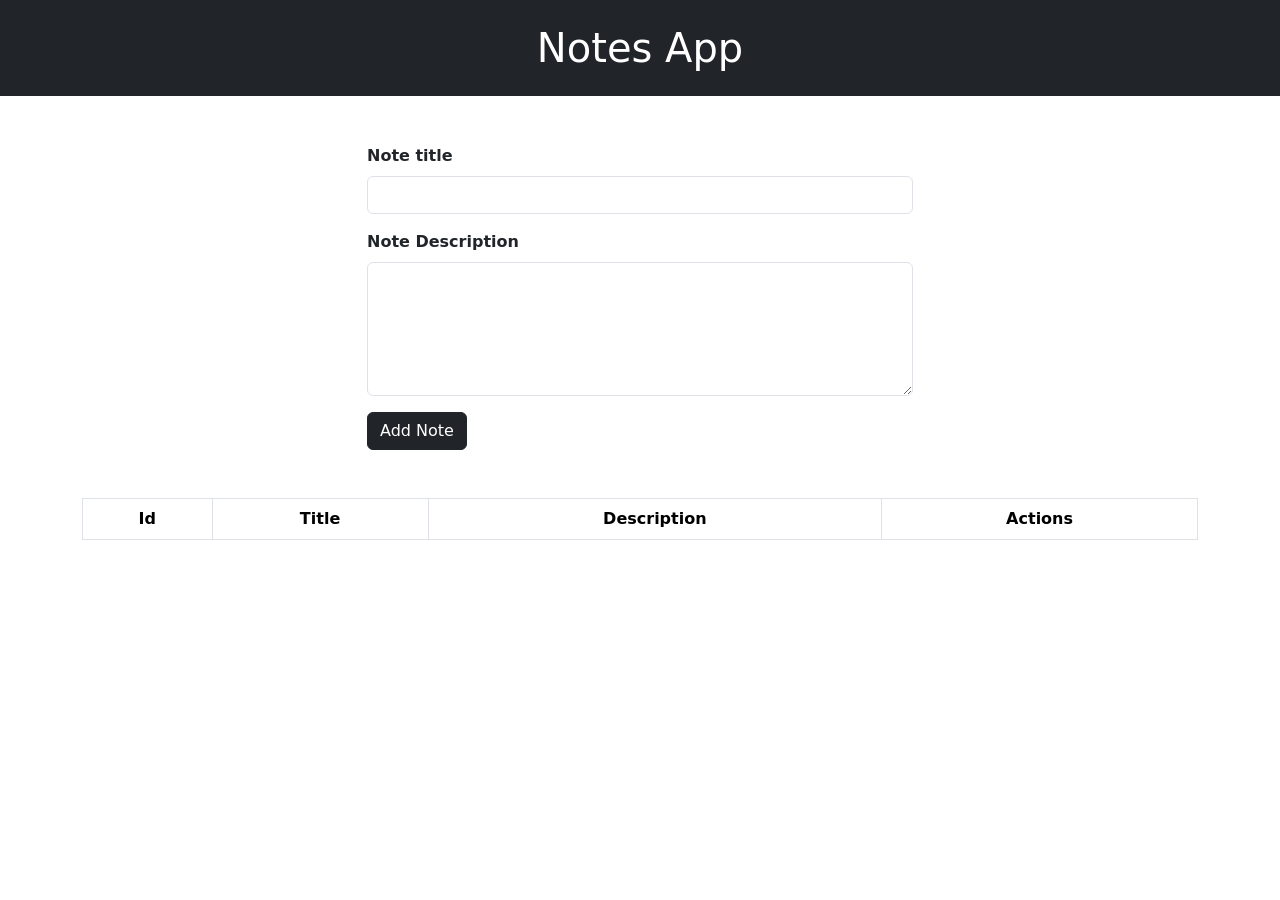
<file: es6quiz/todo-app/index.html>
<!DOCTYPE html>
<html lang="en">
<head>
  <meta charset="UTF-8">
  <meta name="viewport" content="width=device-width, initial-scale=1.0">
  <title>Notes App</title>
  <link href="https://cdn.jsdelivr.net/npm/bootstrap@5.3.3/dist/css/bootstrap.min.css" rel="stylesheet">
</head>
<body>
  <header class="bg-dark text-white text-center py-4 mb-5">
    <h1 class="m-0">Notes App</h1>
  </header>

  <main class="container">
    <section class="row justify-content-center mb-5">
      <div class="col-12 col-md-8 col-lg-6">
        <form id="noteForm">
          <input type="hidden" id="noteId">

          <div class="mb-3">
            <label for="noteTitle" class="form-label fw-bold">Note title</label>
            <input type="text" class="form-control" id="noteTitle">
          </div>

          <div class="mb-3">
            <label for="noteContent" class="form-label fw-bold">Note Description</label>
            <textarea class="form-control" id="noteContent" rows="5"></textarea>
          </div>

          <button type="submit" class="btn btn-dark" id="submitBtn">Add Note</button>
          <button type="button" class="btn btn-secondary d-none" id="cancelBtn">Cancel</button>
        </form>
      </div>
    </section>

    <section class="table-responsive">
      <table class="table table-bordered text-center align-middle">
        <thead>
          <tr>
            <th>Id</th>
            <th>Title</th>
            <th>Description</th>
            <th>Actions</th>
          </tr>
        </thead>
        <tbody id="notesTable"></tbody>
      </table>
    </section>
  </main>

  <script src="app.js"></script>
</body>
</html>
</file>
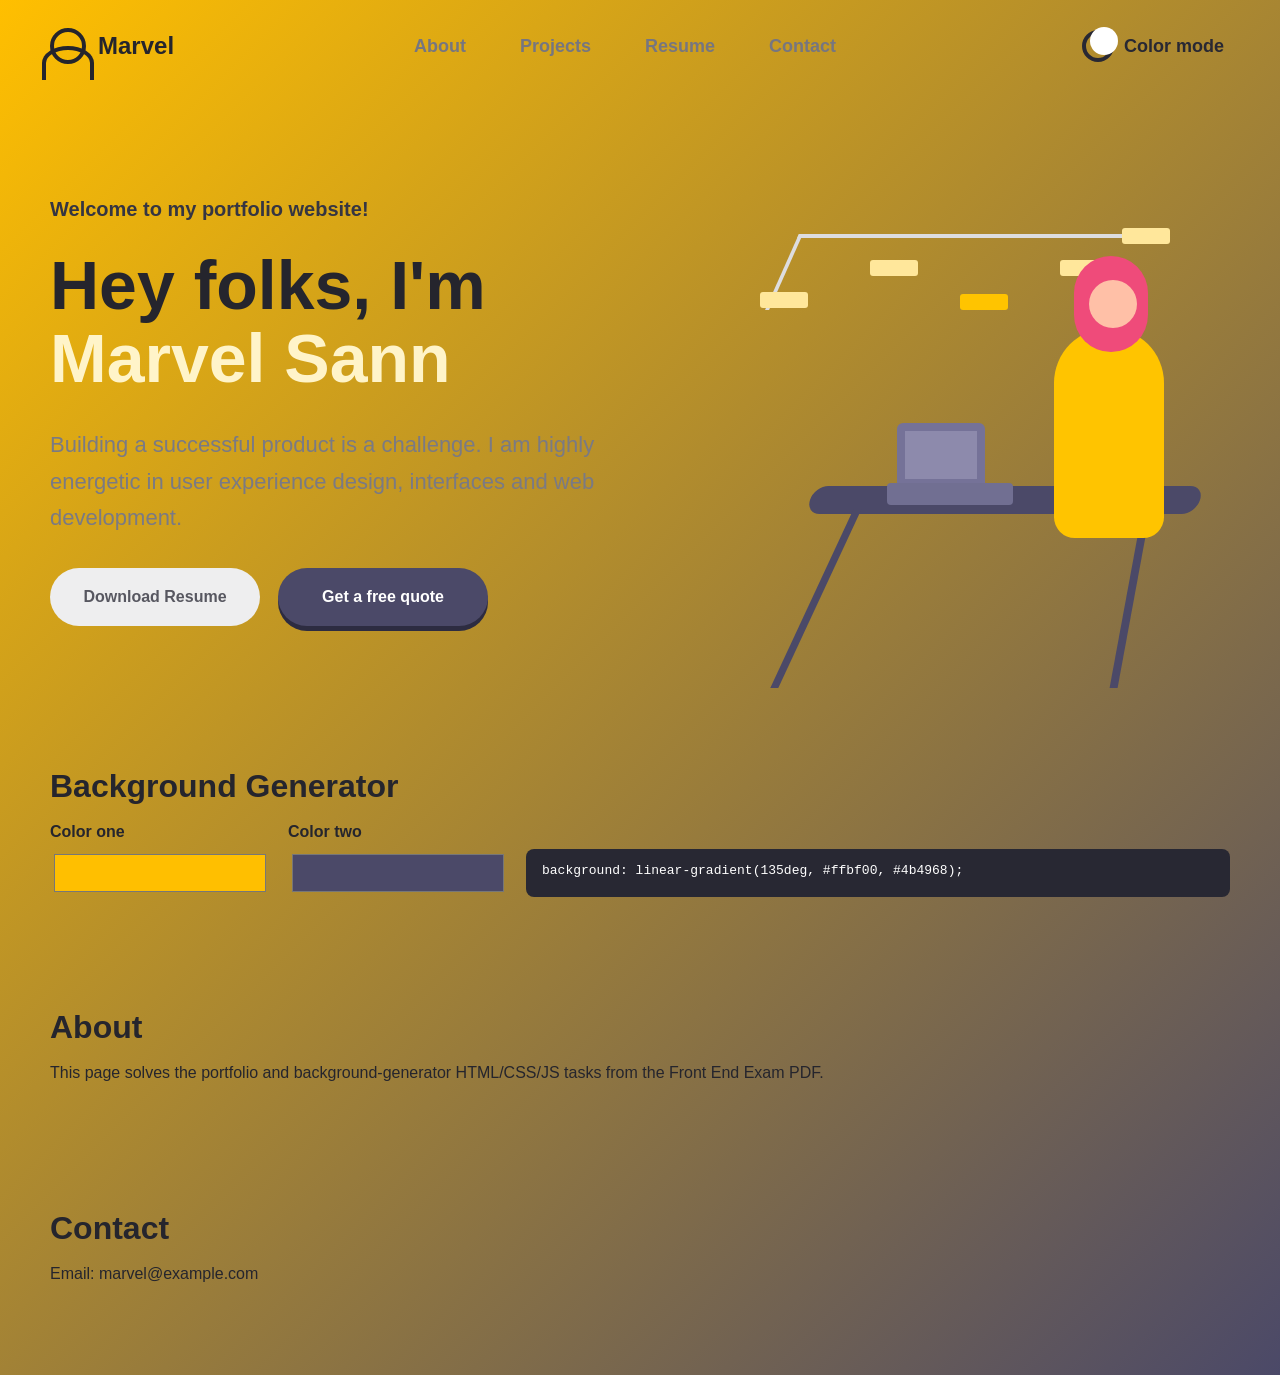
<file: es6quiz/frontEndExam.html>
<!doctype html>
<html lang="en">
  <head>
    <meta charset="UTF-8" />
    <meta name="viewport" content="width=device-width, initial-scale=1.0" />
    <title>Front End Exam Solutions</title>
    <link rel="stylesheet" href="frontEndExam.css" />
  </head>
  <body>
    <header class="site-header">
      <a class="brand" href="#home" aria-label="Marvel portfolio home">
        <span class="brand-icon"></span>
        <span>Marvel</span>
      </a>
      <nav class="nav-links" aria-label="Primary navigation">
        <a href="#about">About</a>
        <a href="#projects">Projects</a>
        <a href="#resume">Resume</a>
        <a href="#contact">Contact</a>
      </nav>
      <button class="mode-button" type="button">
        <span class="moon-icon"></span>
        Color mode
      </button>
    </header>

    <main>
      <section id="home" class="hero">
        <div class="hero-copy">
          <p class="eyebrow">Welcome to my portfolio website!</p>
          <h1>Hey folks, I'm <span>Marvel Sann</span></h1>
          <p>
            Building a successful product is a challenge. I am highly energetic
            in user experience design, interfaces and web development.
          </p>
          <div class="actions">
            <a class="button secondary" id="resume" href="#resume">Download Resume</a>
            <a class="button primary" href="#contact">Get a free quote</a>
          </div>
        </div>
        <div class="hero-art" aria-label="Developer workspace illustration">
          <div class="diagram">
            <span></span><span></span><span></span><span></span><span></span>
          </div>
          <div class="desk"></div>
          <div class="laptop"></div>
          <div class="person-art"></div>
        </div>
      </section>

      <section id="projects" class="section-panel">
        <h2>Background Generator</h2>
        <div class="generator">
          <label>
            Color one
            <input id="color-one" type="color" value="#ffbf00" />
          </label>
          <label>
            Color two
            <input id="color-two" type="color" value="#4b4968" />
          </label>
          <code id="css-output"></code>
        </div>
      </section>

      <section id="about" class="section-panel">
        <h2>About</h2>
        <p>
          This page solves the portfolio and background-generator HTML/CSS/JS
          tasks from the Front End Exam PDF.
        </p>
      </section>

      <section id="contact" class="section-panel">
        <h2>Contact</h2>
        <p>Email: marvel@example.com</p>
      </section>
    </main>

    <script src="frontEndExam.js"></script>
  </body>
</html>
</file>
<file: es6quiz/frontEndExam.css>
* {
  box-sizing: border-box;
}

body {
  min-height: 100vh;
  margin: 0;
  color: #25252d;
  background: #ffffff;
  font-family: Arial, Helvetica, sans-serif;
}

a {
  color: inherit;
  text-decoration: none;
}

.site-header {
  display: flex;
  align-items: center;
  justify-content: space-between;
  gap: 32px;
  width: min(1180px, calc(100% - 48px));
  margin: 0 auto;
  padding: 28px 0;
}

.brand,
.mode-button,
.nav-links {
  display: flex;
  align-items: center;
}

.brand {
  gap: 12px;
  font-size: 24px;
  font-weight: 800;
}

.brand-icon {
  width: 36px;
  height: 36px;
  border: 4px solid currentColor;
  border-radius: 50%;
  position: relative;
}

.brand-icon::after {
  content: "";
  position: absolute;
  left: 50%;
  bottom: -20px;
  width: 44px;
  height: 30px;
  border: 4px solid currentColor;
  border-bottom: 0;
  border-radius: 50% 50% 0 0;
  transform: translateX(-50%);
}

.nav-links {
  gap: 54px;
  color: #767680;
  font-size: 18px;
  font-weight: 700;
}

.mode-button {
  gap: 10px;
  border: 0;
  background: transparent;
  color: #282833;
  font: inherit;
  font-size: 18px;
  font-weight: 800;
  cursor: pointer;
}

.moon-icon {
  width: 32px;
  height: 32px;
  border: 4px solid currentColor;
  border-radius: 50%;
  position: relative;
}

.moon-icon::after {
  content: "";
  position: absolute;
  top: -7px;
  right: -8px;
  width: 28px;
  height: 28px;
  border-radius: 50%;
  background: #fff;
}

.hero {
  display: grid;
  grid-template-columns: minmax(0, 1fr) minmax(360px, 520px);
  align-items: center;
  gap: 70px;
  width: min(1180px, calc(100% - 48px));
  min-height: 640px;
  margin: 0 auto;
}

.hero-copy {
  max-width: 620px;
}

.eyebrow {
  margin: 0 0 28px;
  color: #353542;
  font-size: 20px;
  font-weight: 800;
}

h1 {
  margin: 0;
  font-size: clamp(42px, 6vw, 68px);
  line-height: 1.08;
  letter-spacing: 0;
}

h1 span {
  color: #fff4c9;
}

.hero-copy > p:not(.eyebrow) {
  margin: 32px 0 0;
  color: #7a7a84;
  font-size: 22px;
  line-height: 1.65;
}

.actions {
  display: flex;
  flex-wrap: wrap;
  gap: 18px;
  margin-top: 32px;
}

.button {
  display: inline-flex;
  align-items: center;
  justify-content: center;
  min-height: 58px;
  min-width: 210px;
  padding: 0 28px;
  border-radius: 999px;
  font-weight: 800;
}

.button.secondary {
  color: #575760;
  background: #eeeeef;
}

.button.primary {
  color: #ffffff;
  background: #4b4968;
  box-shadow: 0 5px 0 #2d2c41;
}

.hero-art {
  position: relative;
  min-height: 420px;
}

.desk {
  position: absolute;
  right: 30px;
  bottom: 108px;
  width: 390px;
  height: 28px;
  border-radius: 20px;
  background: #4b4968;
  transform: skewX(-18deg);
}

.desk::before,
.desk::after {
  content: "";
  position: absolute;
  top: 22px;
  width: 8px;
  height: 180px;
  background: #4b4968;
}

.desk::before {
  left: 34px;
  transform: skewX(-8deg);
}

.desk::after {
  right: 34px;
  transform: skewX(8deg);
}

.laptop {
  position: absolute;
  right: 245px;
  bottom: 135px;
  width: 88px;
  height: 64px;
  border-radius: 6px 6px 0 0;
  background: #8d8aac;
  border: 8px solid #757298;
}

.laptop::after {
  content: "";
  position: absolute;
  left: -18px;
  bottom: -26px;
  width: 126px;
  height: 22px;
  border-radius: 4px;
  background: #716f92;
}

.person-art {
  position: absolute;
  right: 66px;
  bottom: 84px;
  width: 110px;
  height: 210px;
  border-radius: 58px 58px 22px 22px;
  background: #ffc400;
}

.person-art::before {
  content: "";
  position: absolute;
  left: 20px;
  top: -72px;
  width: 74px;
  height: 96px;
  border-radius: 46px;
  background: #ef4b7a;
}

.person-art::after {
  content: "";
  position: absolute;
  left: 35px;
  top: -48px;
  width: 48px;
  height: 48px;
  border-radius: 50%;
  background: #ffc0a7;
}

.diagram {
  position: absolute;
  top: 20px;
  right: 60px;
  width: 420px;
  height: 120px;
}

.diagram span {
  position: absolute;
  width: 48px;
  height: 16px;
  border-radius: 3px;
  background: #ffe79b;
}

.diagram span:nth-child(1) {
  left: 10px;
  top: 70px;
}

.diagram span:nth-child(2) {
  left: 120px;
  top: 38px;
}

.diagram span:nth-child(3) {
  left: 210px;
  top: 72px;
  background: #ffc400;
}

.diagram span:nth-child(4) {
  left: 310px;
  top: 38px;
}

.diagram span:nth-child(5) {
  left: 372px;
  top: 6px;
}

.diagram::before {
  content: "";
  position: absolute;
  inset: 12px 28px 32px 32px;
  border-top: 4px solid #dddddf;
  border-left: 4px solid #dddddf;
  transform: skewX(-24deg);
}

.section-panel {
  width: min(1180px, calc(100% - 48px));
  margin: 0 auto 40px;
  padding: 36px 0;
}

.section-panel h2 {
  margin: 0 0 18px;
  font-size: 32px;
}

.generator {
  display: grid;
  grid-template-columns: repeat(2, minmax(160px, 220px)) minmax(260px, 1fr);
  gap: 18px;
  align-items: end;
}

.generator label {
  display: grid;
  gap: 8px;
  font-weight: 700;
}

.generator input {
  width: 100%;
  height: 48px;
  border: 0;
  background: transparent;
}

.generator code {
  display: block;
  min-height: 48px;
  padding: 14px 16px;
  border-radius: 8px;
  color: #ffffff;
  background: #282833;
}

@media (max-width: 820px) {
  .site-header,
  .nav-links,
  .actions {
    align-items: flex-start;
    flex-direction: column;
  }

  .nav-links {
    gap: 16px;
  }

  .hero {
    grid-template-columns: 1fr;
    gap: 30px;
    padding-top: 40px;
  }

  .hero-art {
    min-height: 360px;
  }

  .generator {
    grid-template-columns: 1fr;
  }
}
</file>
